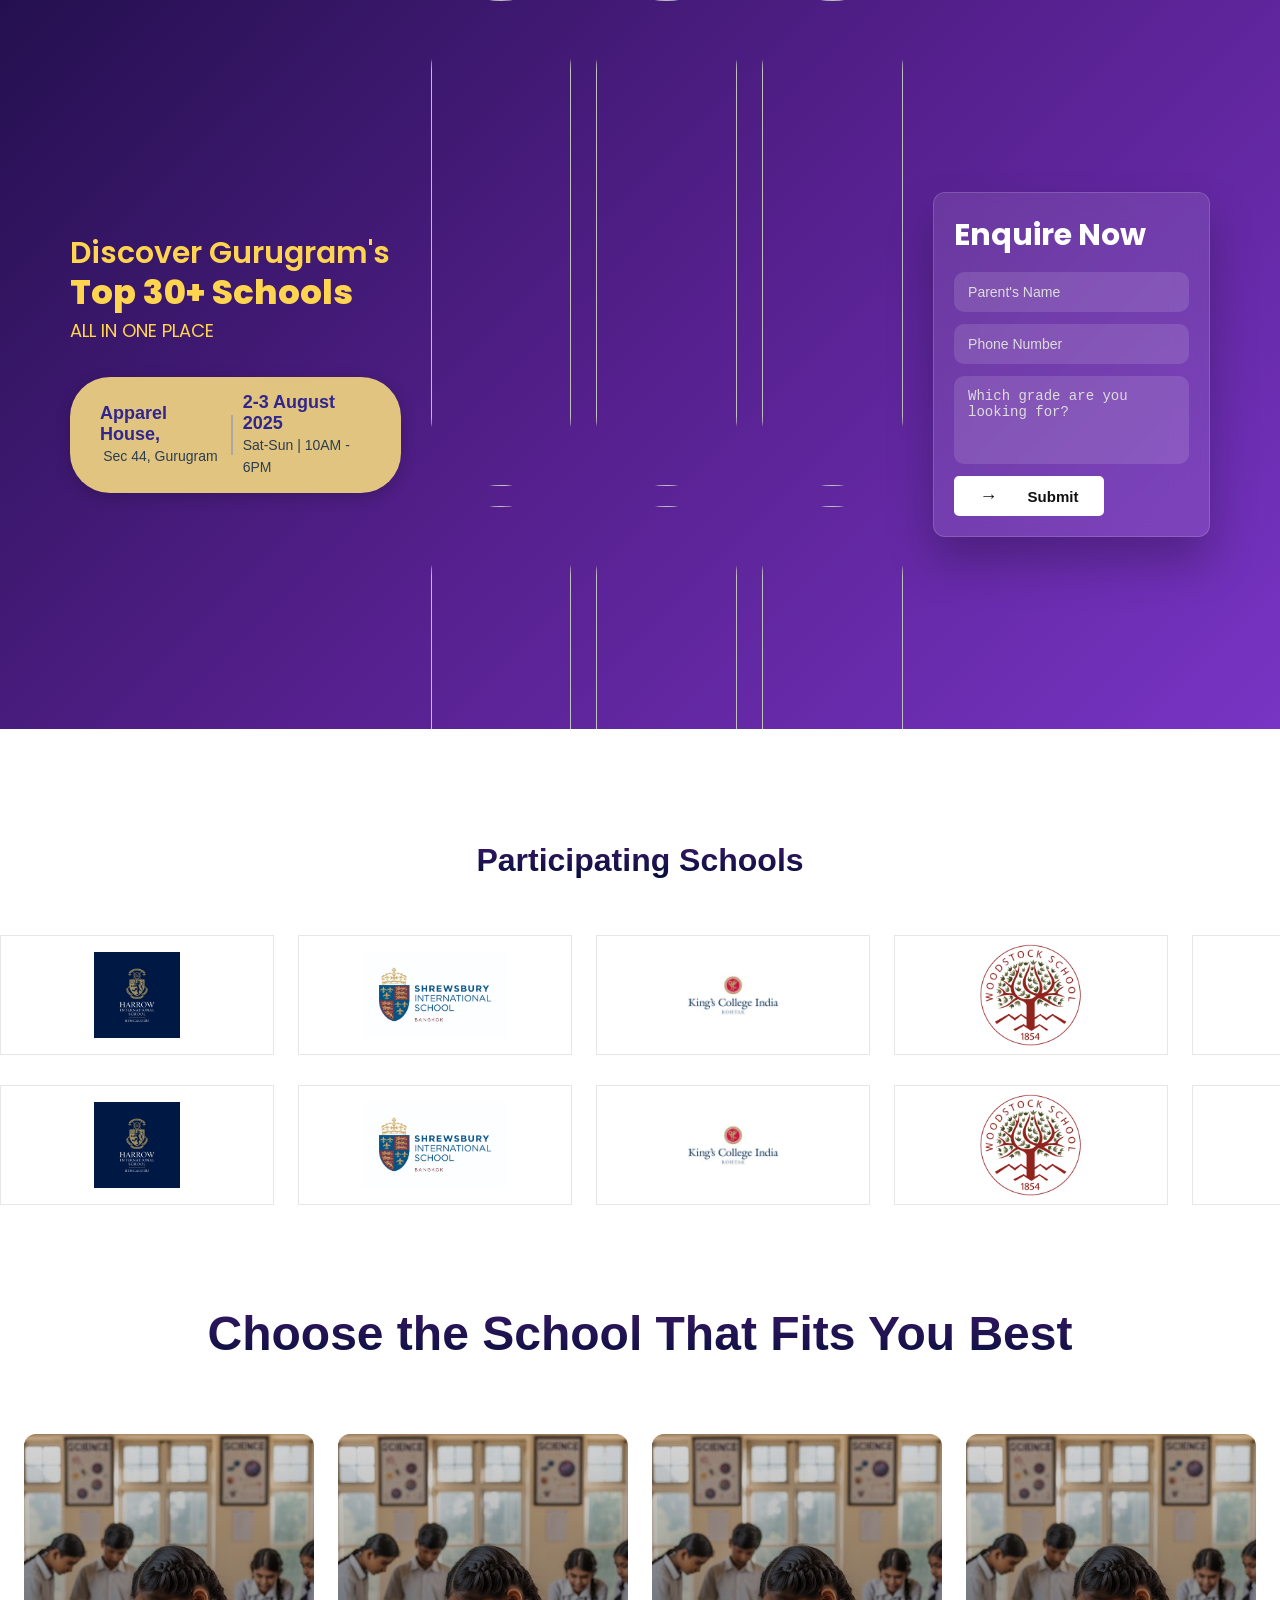
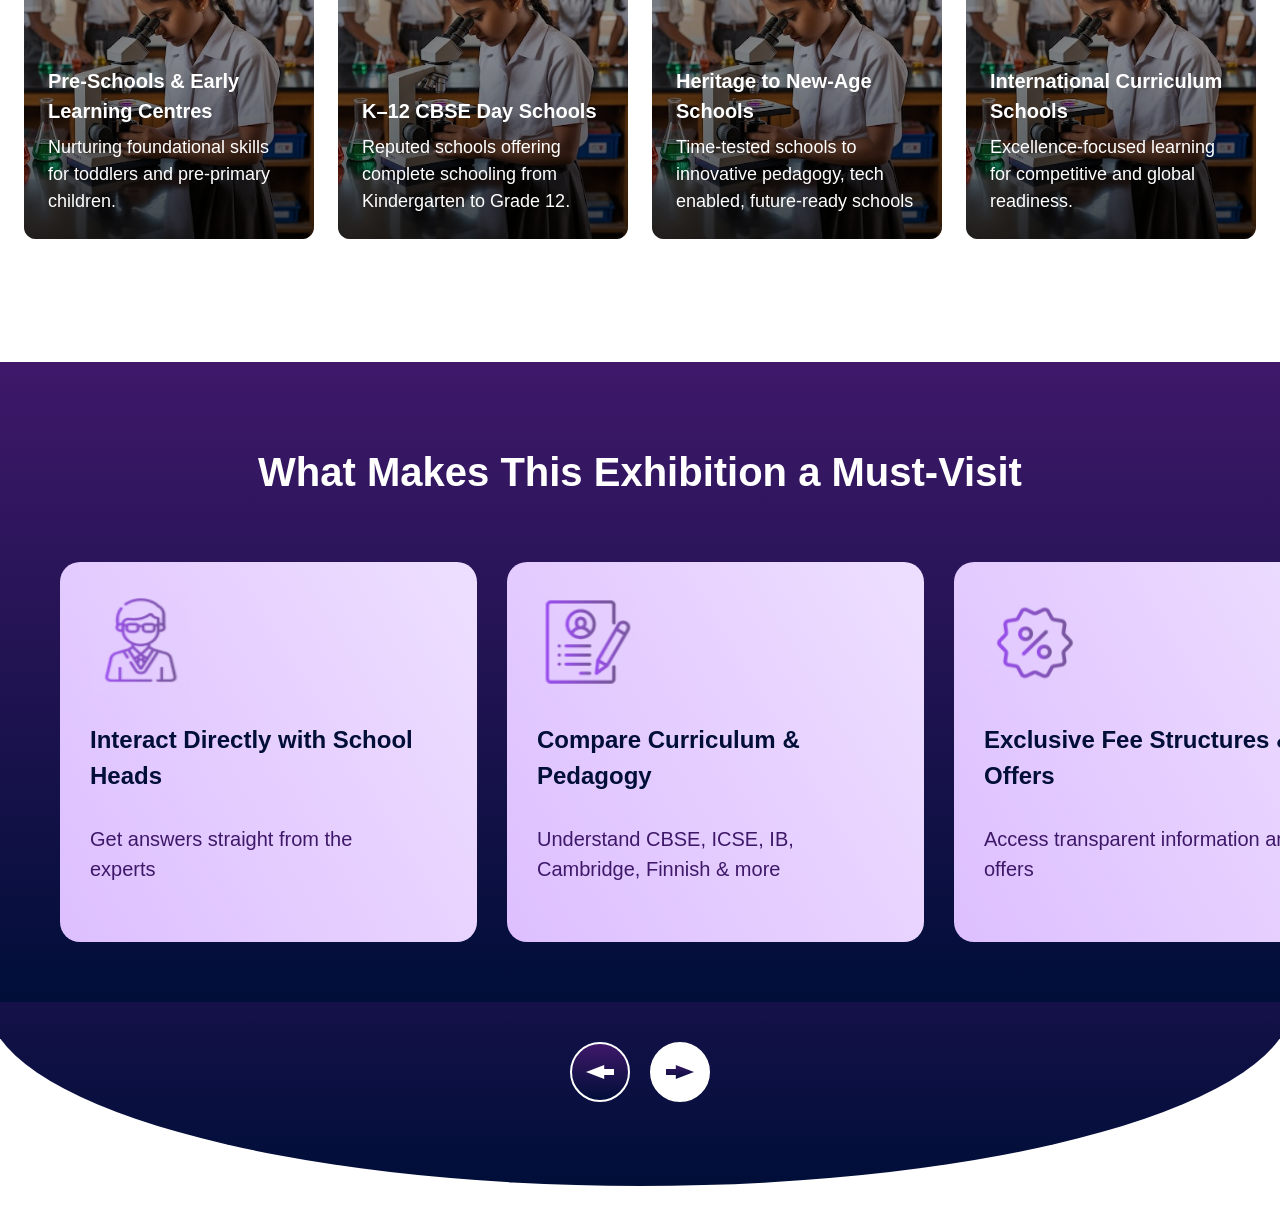
<file: index.html>
<!DOCTYPE html>
<html lang="en">

<head>
  <meta charset="UTF-8" />
  <meta name="viewport" content="width=device-width, initial-scale=1.0" />
  <link rel="stylesheet" href="style.css" />
  <title>Browser</title>
   <!-- <script src="main.js" defer></script> -->
</head>

<body>

    <iframe
      class="hero-banner"
      src="./components/Hero banner/index.html"
      title="Hero Banner"
      style="width:100%; border:0; height:90vh">
    </iframe>

    <iframe
        class="participating-schools"
        src="./components/Participating School Logos/index.html"
        title="Participating Schools"
          style="width:100%; border:0; height:400px">
    </iframe>

    <iframe
        class="choose-school"
        src="./components/Choose the School/index.html"
        title="Choose the School That Fits You Best"
          style="width:100%; border:0; height:740px">
    </iframe>

    <iframe
        class="exhibition-section"
        src="./components/Exhibition Section/index.html"
        title="Choose the School That Fits You Best"
          style="width:100%; border:0; height:850px">
    </iframe> 

    <!-- <div id="schools-root"></div>


</body>

</html>
</file>
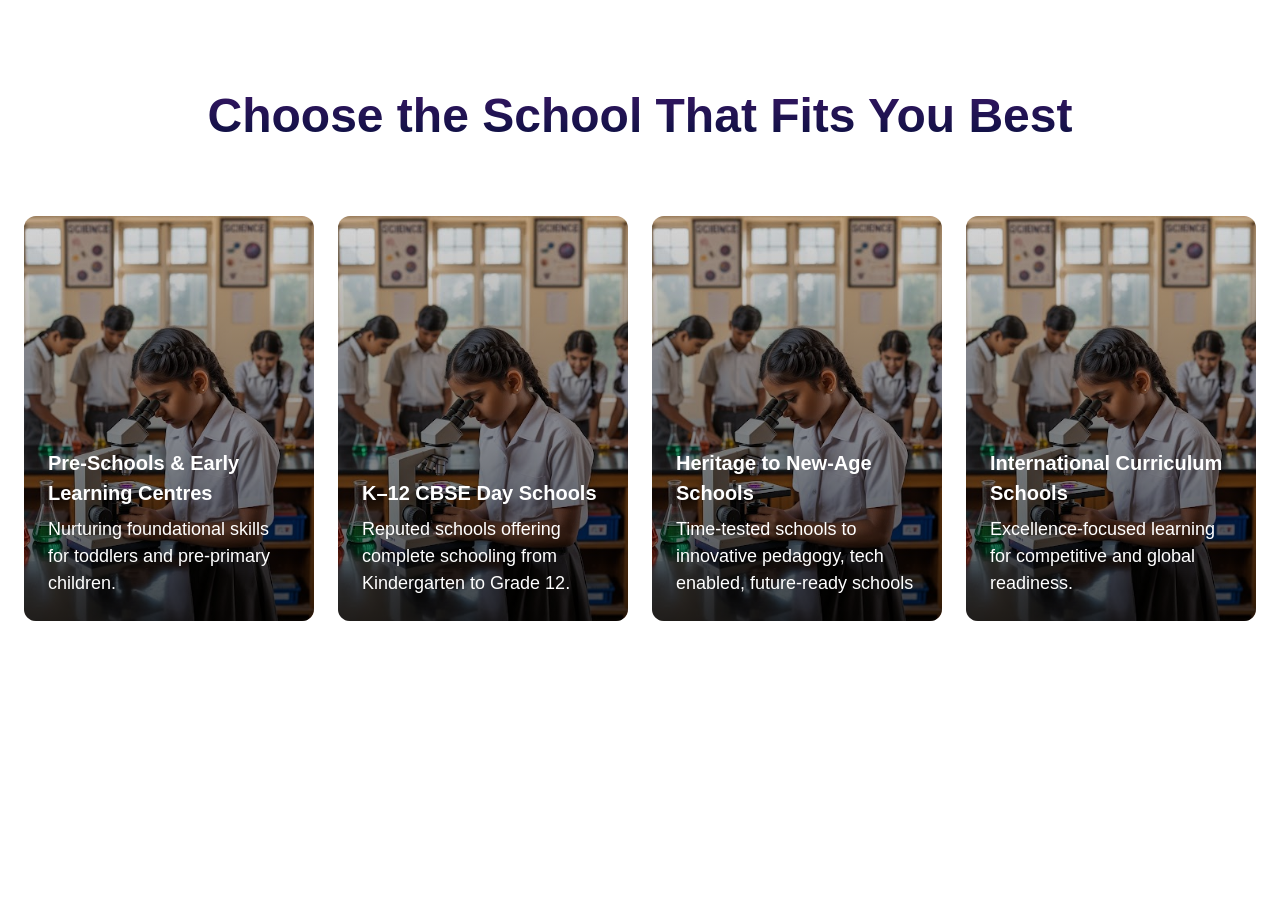
<file: components/Choose the School/index.html>
<header>
    <link rel="stylesheet" href="style.css" />
</header>
<body>

<section class="choose-school">
  <h2 class="choose-school__title">
    Choose the School That Fits You Best
  </h2>

  <div class="choose-school__grid">
    <!-- Card 1 -->
    <div class="school-card card-1">
      <div class="school-card__content">
        <h3>Pre-Schools & Early Learning Centres</h3>
        <p>
          Nurturing foundational skills for toddlers and pre-primary children.
        </p>
      </div>
    </div>

    <!-- Card 2 -->
    <div class="school-card card-2">
      <div class="school-card__content">
        <h3>K–12 CBSE Day Schools</h3>
        <p>
         Reputed schools offering complete schooling from Kindergarten to Grade 12.
        </p>
      </div>
    </div>

    <!-- Card 3 -->
    <div class="school-card card-3">
      <div class="school-card__content">
        <h3>Heritage to New-Age Schools</h3>
        <p>
          Time-tested schools to innovative pedagogy, tech enabled, future-ready schools
        </p>
      </div>
    </div>

    <!-- Card 4 -->
    <div class="school-card card-4">
      <div class="school-card__content">
        <h3>International Curriculum Schools</h3>
        <p>
          Excellence-focused learning for competitive and global readiness.
        </p>
      </div>
    </div>
  </div>
</section>

</body>
</file>
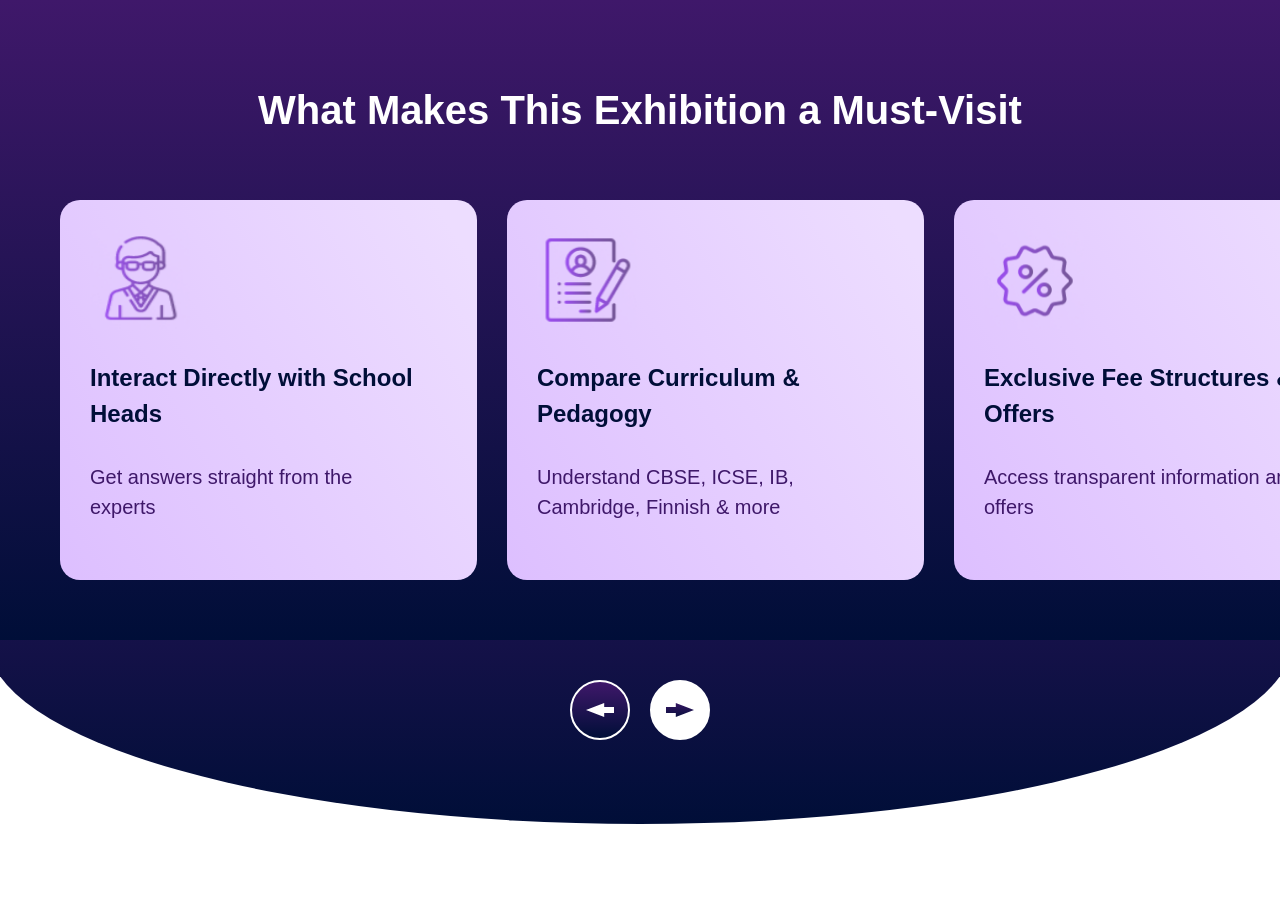
<file: components/Exhibition Section/index.html>
<head>
  <meta charset="UTF-8" />
  <title>Exhibition Section</title>
  <link rel="stylesheet" href="style.css" />
</head>
<body>

<script>
document.addEventListener("DOMContentLoaded", () => {
  const slider = document.querySelector(".cards-slider");
  const leftBtn = document.querySelector(".arrow-btn--left");
  const rightBtn = document.querySelector(".arrow-btn--right");
  const leftABtn = document.querySelector(".arrow--left");
  const rightABtn = document.querySelector(".arrow--right");

  if (!slider || !leftBtn || !rightBtn) return;
  let scrollprev = 0;
  function updateArrowState() {
    // Left arrow active only when scrolled right
    if (scrollprev <= slider.scrollLeft ) {
      rightBtn.classList.add("is-active");
      rightABtn.classList.add("is-active");
      leftBtn.classList.remove("is-active");
      leftABtn.classList.remove("is-active");
    } else {
      rightABtn.classList.remove("is-active");
      rightBtn.classList.remove("is-active");
      leftBtn.classList.add("is-active");
      leftABtn.classList.add("is-active");
    }
    scrollprev = slider.scrollLeft;

  }

  leftBtn.addEventListener("click", () => {
    slider.scrollBy({ left: -450, behavior: "smooth" });
  });

  rightBtn.addEventListener("click", () => {
    slider.scrollBy({ left: 450, behavior: "smooth" });
  });

  slider.addEventListener("scroll", updateArrowState);

  // Initial check
  updateArrowState();
});

</script>



  <section class="parent-section">

    <!-- TOP SECTION -->
    <div class="section-top">

      <h2 class="section-top__title">
        What Makes This Exhibition a Must-Visit
      </h2>

      <!-- SLIDER -->
      <div class="cards-slider">
        <div class="cards-track">

          <div class="info-card">
            <div class="info-card__icon"><img src="../../images/emoji0.jpg"></div>
            <h3 class="info-card__title">Interact Directly with School Heads</h3>
            <p class="info-card__text">Get answers straight from the experts</p>
          </div>

          <div class="info-card">
            <div class="info-card__icon"><img src="../../images/emoji1.jpg"></div>
            <h3 class="info-card__title">Compare Curriculum & Pedagogy</h3>
            <p class="info-card__text">
              Understand CBSE, ICSE, IB, Cambridge, Finnish & more
            </p>
          </div>

          <div class="info-card">
            <div class="info-card__icon"><img src="../../images/emoji2.jpg"></div>
            <h3 class="info-card__title">Exclusive Fee Structures & Offers</h3>
            <p class="info-card__text">
              Access transparent information and offers
            </p>
          </div>

          <div class="info-card">
            <div class="info-card__icon"><img src="../../images/emoji3.jpg"></div>
            <h3 class="info-card__title">Explore School Offerings</h3>
            <p class="info-card__text">
              Infrastructure, teaching style and culture
            </p>
          </div>

          <div class="info-card">
            <div class="info-card__icon"><img src="../../images/emoji4.jpg"></div>
            <h3 class="info-card__title">On-the-Spot Admissions</h3>
            <p class="info-card__text">
              Instant applications and expert counselling
            </p>
          </div>

        </div>
      </div>
    </div>

    <!-- BOTTOM CURVE -->
    <div class="section-bottom">
      <div class="bottom-arrows">

        <button class="arrow-btn arrow-btn--left">
          <span class="arrow arrow--left"></span>
        </button>

        <button class="arrow-btn arrow-btn--right">
          <span class="arrow arrow--right"></span>
        </button>

      </div>
    </div>


  </section>

</body>
</file>
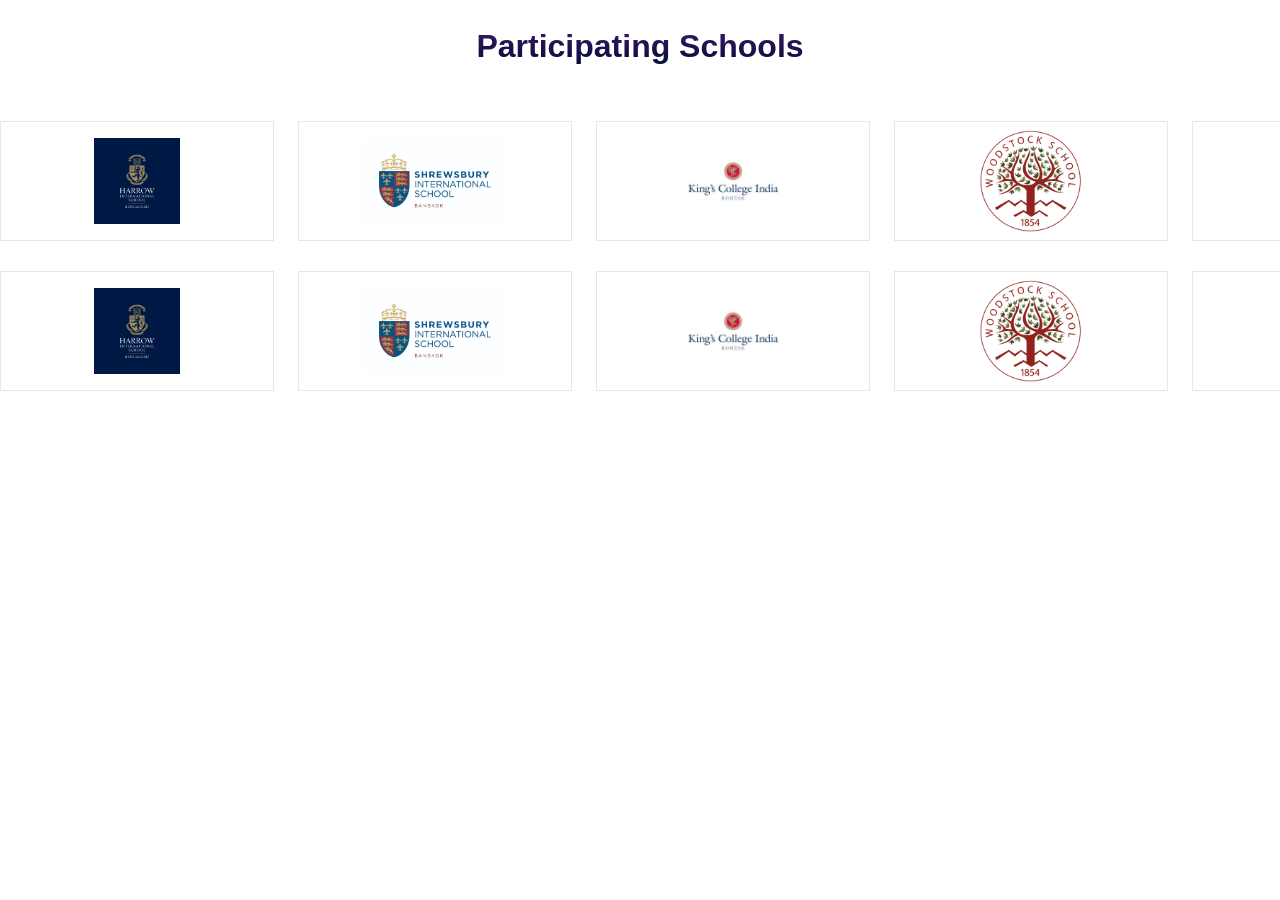
<file: components/Participating School Logos/index.html>
<!-- 
Online HTML, CSS and JavaScript editor to run code online.
-->
<head>
<link rel="stylesheet" href="style.css" />
</head>
<body>
    <section class="schools"  id="participating-schools">
        <h2 class="schools__title">Participating Schools</h2>
        <div class="logo-slider" tabindex="0">
        <div class="logo-slider__track">
                <!-- set 1 -->
            <div class="logo-card logo-card--1"><img src="../../images/pss17.jpg"></div>
            <div class="logo-card logo-card--2"><img src="../../images/pss11.jpg"></div>
            <div class="logo-card logo-card--3"><img src="../../images/pss12.jpg"></div>
            <div class="logo-card logo-card--4"><img src="../../images/pss13.png"></div>
            <div class="logo-card logo-card--5"><img src="../../images/pss14.png"></div>
            <div class="logo-card logo-card--6"><img src="../../images/pss15.png"></div>
            <div class="logo-card logo-card--7"><img src="../../images/pss16.jpg"></div>

            <div class="logo-card logo-card--1"><img src="../../images/pss17.jpg"></div>
            <div class="logo-card logo-card--2"><img src="../../images/pss11.jpg"></div>
            <div class="logo-card logo-card--3"><img src="../../images/pss12.jpg"></div>
            <div class="logo-card logo-card--4"><img src="../../images/pss13.png"></div>
            <div class="logo-card logo-card--5"><img src="../../images/pss14.png"></div>
            <div class="logo-card logo-card--6"><img src="../../images/pss15.png"></div>
            <div class="logo-card logo-card--7"><img src="../../images/pss16.jpg"></div>
            </div>
        </div>

            <div class="logo-slider logo-slider--reverse" tabindex="0">
        <div class="logo-slider__track">

            <!-- set 1 -->
            <div class="logo-card logo-card--1"><img src="../../images/pss17.jpg"></div>
            <div class="logo-card logo-card--2"><img src="../../images/pss11.jpg"></div>
            <div class="logo-card logo-card--3"><img src="../../images/pss12.jpg"></div>
            <div class="logo-card logo-card--4"><img src="../../images/pss13.png"></div>
            <div class="logo-card logo-card--5"><img src="../../images/pss14.png"></div>
            <div class="logo-card logo-card--6"><img src="../../images/pss15.png"></div>
            <div class="logo-card logo-card--7"><img src="../../images/pss16.jpg"></div>

                <!-- set 2 (duplicate ONLY for slider 2) -->
            <div class="logo-card logo-card--1"><img src="../../images/pss17.jpg"></div>
            <div class="logo-card logo-card--2"><img src="../../images/pss11.jpg"></div>
            <div class="logo-card logo-card--3"><img src="../../images/pss12.jpg"></div>
            <div class="logo-card logo-card--4"><img src="../../images/pss13.png"></div>
            <div class="logo-card logo-card--5"><img src="../../images/pss14.png"></div>
            <div class="logo-card logo-card--6"><img src="../../images/pss15.png"></div>
            <div class="logo-card logo-card--7"><img src="../../images/pss16.jpg"></div>
            </div>
        </div>
    </section>
</body>
</file>
<file: style.css>
/* ================= RESET ================= */
*,
*::before,
*::after {
    box-sizing: border-box;
}

body {
    margin: 0;
    font-family: 'Archivo', sans-serif;
}

/* ================= PARTICIPATING SCHOOLS SECTION ================= */
.schools {
    display: flex;
    flex-direction: column;
    align-items: center;
    row-gap: 30px;
    /* heading → slider1 → slider2 */
    width: 100%;
}

/* ================= HEADING ================= */
.schools__title {
    font-size: 32px;
    font-weight: 700;
    line-height: 120%;
    text-align: center;

    background: linear-gradient(360deg, #000E38 0%, #3F186A 100%);
    -webkit-background-clip: text;
    -webkit-text-fill-color: transparent;
}

/* ================= SLIDER CONTAINER ================= */
.logo-slider {
    width: 100%;
    overflow: hidden;
    position: relative;
}

/* ================= SLIDER TRACK ================= */
.logo-slider__track {
    display: flex;
    gap: 24px;
    width: max-content;
    animation: scroll-left 18s linear infinite;
}

/* Pause on hover or keyboard focus */
.logo-slider:hover .logo-slider__track,
.logo-slider:focus-within .logo-slider__track {
    animation-play-state: paused;
}

/* ================= REVERSE SLIDER ================= */
.logo-slider--reverse .logo-slider__track {
    animation: scroll-right 18s linear infinite;
}

/* ================= LOGO CARD ================= */
.logo-card {
    width: 274px;
    height: 120px;
    background: #ffffff;
    border: 1px solid #e8e7e7;
    display: flex;
    align-items: center;
    justify-content: center;
    flex-shrink: 0;
}

/* Base image */
.logo-card img {
    object-fit: contain;
}

/* Size modifiers */
/* 1 */
.logo-card--1 img {
    width: 120px;
    height: 86px;
}

/* 2 */
.logo-card--2 img {
    width: 201px;
    height: 86px;
}

/* 3 */
.logo-card--3 img {
    width: 92px;
    height: 92.31px;
}

/* 4 */
.logo-card--4 img {
    width: 112px;
    height: 112px;
}

/* 5 */
.logo-card--5 img {
    width: 92px;
    height: 92.31px;
}

/* 6 */
.logo-card--6 img {
    width: 110px;
    height: 99.82px;
}

/* 7 */
.logo-card--7 img {
    width: 110px;
    height: 110px;
}


/* ================= ANIMATIONS ================= */
@keyframes scroll-left {
    from {
        transform: translateX(0);
    }

    to {
        transform: translateX(-50%);
    }
}

@keyframes scroll-right {
    from {
        transform: translateX(-50%);
    }

    to {
        transform: translateX(0);
    }
}


@media (max-width: 992px) {

    .choose-school{
        height: 420px !important;
    }
}

@media (max-width: 768px) {
    .schools {
        row-gap: 20px;
    }

    .schools__title {
        font-size: 24px;
    }

    .logo-slider__track {
        animation-duration: 22s;
    }

    .logo-card {
        width: 255px;
        height: 112px;
    }

    /* 1 */
    .logo-card--1 img {
        width: 112px;
        height: 80px;
    }

    /* 2 */
    .logo-card--2 img {
        width: 188px;
        height: 80px;
    }

    /* 3 */
    .logo-card--3 img {
        width: 88px;
        height: 88px;
    }

    /* 4 */
    .logo-card--4 img {
        width: 104px;
        height: 104px;
    }

    /* 5 */
    .logo-card--5 img {
        width: 85px;
        height: 86pxpx;
    }

    /* 6 */
    .logo-card--6 img {
        width: 104px;
        height: 96px;
    }

    /* 7 */
    .logo-card--7 img {
        width: 104px;
        height: 104px;
    }

    .hero-banner{
        height: 1130px !important;
    }
    .participating-schools{
        height: 330px !important;
    }
    /* .choose-school{
        height: 420px !important;
    } */
    .exhibition-section{
        height: 650px !important;
    }
}

@media (prefers-reduced-motion: reduce) {
    .logo-slider__track {
        animation: none;
    }
}
@media (min-width: 769px) and (max-width: 1200px) {
    
    .hero-banner{
        max-height: 600px;
    }
}
</file>
<file: components/Choose the School/style.css>
/* ===== RESET ===== */
* {
  margin: 0;
  padding: 0;
  box-sizing: border-box;
}

body {
  font-family: "Open Sans", sans-serif;
}

/* ===== SECTION ===== */
.choose-school {
  width: 100%;
  padding: 80px 0;
  text-align: center;
}

/* ===== HEADING ===== */
.choose-school__title {
  font-family: "Museo Sans", sans-serif;
  font-weight: 600;
  font-size: 48px;
  line-height: 150%;
  margin-bottom: 64px;

  background: linear-gradient(360deg, #000E38 0%, #3F186A 100%);
  -webkit-background-clip: text;
  -webkit-text-fill-color: transparent;
}

/* ===== GRID ===== */
.choose-school__grid {
  display: grid;
  grid-template-columns: repeat(4, 1fr);
  gap: 24px;
  max-width: 1800px;
  margin: 0 auto;
  padding: 0 24px;
}

/* ===== CARD ===== */
.school-card {
  height: 405px;
  background-size: cover;
  background-position: center;
  background-repeat: no-repeat;
  position: relative;
  border-radius: 12px;
  overflow: hidden;
  transition: transform 0.4s ease, box-shadow 0.4s ease;
}

/* ===== CARD IMAGES ===== */
.card-1 { background-image: url("../../images/cts11.png"); }
.card-2 { background-image: url("../../images/cts11.png"); }
.card-3 { background-image: url("../../images/cts11.png"); }
.card-4 { background-image: url("../../images/cts11.png"); }

/* ===== DARK OVERLAY ===== */
.school-card::before {
  content: "";
  position: absolute;
  inset: 0;
  background: linear-gradient(
    180deg,
    rgba(0, 0, 0, 0.15),
    rgba(0, 0, 0, 0.65)
  );
}

/* ===== TEXT CONTENT ===== */
.school-card__content {
  position: absolute;
  bottom: 24px;
  left: 24px;
  right: 24px;
  color: #ffffff;
  z-index: 1;
  text-align: left;
}

/* ===== TITLE ===== */
.school-card__content h3 {
  font-family: "Museo Sans", sans-serif;
  font-weight: 600;
  font-size: 20px;
  line-height: 150%;
  margin-bottom: 8px;
}

/* ===== DESCRIPTION ===== */
.school-card__content p {
  font-size: 18px;
  line-height: 150%;
}

/* ===== HOVER EFFECT ===== */
.school-card:hover {
  transform: translateY(-6px);
  box-shadow: 0 16px 40px rgba(0, 0, 0, 0.25);
}

/* ===== RESPONSIVE ===== */
/* @media (max-width: 1200px) {
  .choose-school__grid {
    grid-template-columns: repeat(3, 1fr);
  }

  .choose-school__title {
    font-size: 40px;
  }
} */

@media (max-width: 992px) {

/* allow horizontal scrolling */
.choose-school__grid {
  display: flex;
  gap: 16px;
  overflow-x: auto;
  overflow-y: hidden;         /* prevent vertical scrollbar */
  /* scroll-snap-type: x mandatory; */

  padding: 0 16px 16px 16px;  /* 🔑 top 0, right 16px, bottom 16px, left 16px */
}

/* hide scrollbar (optional) */
.choose-school__grid::-webkit-scrollbar {
  display: none;
}

.choose-school{
  padding: 20px 0;
}
  /* card sizing for swipe */
  .school-card {
    min-width: 280px;
    height: 280px;
    scroll-snap-align: start;
    flex-shrink: 0;
  }
    .choose-school__title {
        font-family: FONTSPRING DEMO - Museo Sans 700;
        font-weight: 600;
        font-style: Regular;
        font-size: 24px;
        line-height: 125%;
        letter-spacing: 0%;
        text-align: center;
        margin-bottom: 20px;
    }

}

@media (max-width: 600px) {
  .choose-school__title {

      font-size: 20px;
      line-height: 125%;
  }
}
</file>
<file: components/Exhibition Section/style.css>
/* RESET */
* {
  margin: 0;
  padding: 0;
  box-sizing: border-box;
}

body {
  font-family: "Open Sans", sans-serif;
}

/* PARENT */
.parent-section {
  width: 100%;
  overflow-x: hidden;
}

/* TOP SECTION */
.section-top {
  background: linear-gradient(360deg, #000E38 0%, #3F186A 100%);
  padding: 80px 0 60px;
  display: flex;
  flex-direction: column;
  align-items: center;
}

/* HEADING */
.section-top__title {
  max-width: 889px;
  padding: 0 16px;
  font-family: "Museo Sans", sans-serif;
  font-weight: 600;
  font-size: 40px;
  line-height: 150%;
  text-align: center;
  color: #ffffff;
}

/* SLIDER */
.cards-slider {
  width: 100%;
  margin-top: 60px;
  overflow-x: auto;
  scroll-behavior: smooth;
}

.cards-slider::-webkit-scrollbar {
  display: none;
}

/* TRACK */
.cards-track {
  display: flex;
  gap: 30px;
  padding: 0 60px;
  width: max-content;
}

/* CARD */
.info-card {
  width: 417px;
  min-height: 380px;
  padding: 30px;
  border-radius: 20px;
  flex-shrink: 0;

  background: linear-gradient(59.05deg, #DDBFFF 0.39%, #EDDDFF 93.5%);
  /* border: 2px solid transparent; */
  border-image: linear-gradient(315.27deg, #755797 2.63%, #070F3D 93.79%);
  border-image-slice: 1;

  display: flex;
  flex-direction: column;
  gap: 30px;
}

/* ICON */
.info-card__icon {
  /* width: 58px;
  height: 80px; */
  /* background: linear-gradient(270deg, #755797 0%, #9B4DF0 100%); */
  border-radius: 8px;
}
.info-card__icon img{
  width: 100px;
  height: 100px;
  border-radius: 6px;
}

/* TITLE */
.info-card__title {
  font-weight: 700;
  font-size: 24px;
  line-height: 150%;
  color: #000E38;
  width: 95%;
  word-wrap: break-word;
}

/* TEXT */
.info-card__text {
  font-weight: 400;
  font-size: 20px;
  line-height: 150%;
  color: #3F186A;
  width: 90%;
  word-wrap: break-word;
}

/* BOTTOM CURVE */
.section-bottom {
  height: 184px;
  background: linear-gradient(0deg, #000E38 0%, #3F186A 304%);
  clip-path: ellipse(51% 100% at 50% 0);
}
/* Bottom section arrows container */
.bottom-arrows {
  height: 100%;
  display: flex;
  justify-content: center;
  align-items: flex-start;
  gap: 20px;
  padding-top: 40px;
}

/* Arrow button base */
.arrow-btn {
  width: 60px;
  height: 60px;
  /* background: #ffffff; */
  border-radius: 50%;
  border: 2.5px solid #ffffff;
  cursor: pointer;

  display: flex;
  justify-content: center;
  align-items: center;
}

/* Arrow shape */
.arrow {
  width: 28px;
  height: 20px;
  background: #ffffff;
}

.arrow.arrow--left {
  clip-path: polygon(
    0 50%,
    65% 15%,
    65% 35%,
    100% 35%,
    100% 65%,
    65% 65%,
    65% 85%
  );
}

.arrow.arrow--right {
  clip-path: polygon(
    100% 50%,
    35% 15%,
    35% 35%,
    0 35%,
    0 65%,
    35% 65%,
    35% 85%
  );
}


/* Hover (optional but nice) */
.arrow-btn:hover {
  transform: scale(1.05);
  transition: 0.2s ease;
}

.arrow-btn {
  background: linear-gradient(360deg, #000E38 0%, #3F186A 100%);
} 

.arrow-btn--right.is-active, .arrow-btn--left.is-active {
  background: #ffffff !important;
}
.arrow--right.is-active, .arrow--left.is-active {
  background: linear-gradient(360deg, #000E38 0%, #3F186A 100%) !important;
}

/* Mobile adjustment */
@media (max-width: 768px) {
  .bottom-arrows {
    padding-top: 30px;
  }

  .arrow-btn {
    width: 50px;
    height: 50px;
  }

  .arrow {
    width: 24px;
    height: 18px;
  }

  .info-card__icon img{
    width: 60px;
    height: 60px;
    border-radius: 6px;
  }
  .info-card {
    width: 350px;
    min-height: 250px;
    padding: 20px;
    gap: 10px;
  }
  .info-card__title {
    font-size: 20px;
    line-height: 125%;
  }
  .info-card__text {
    font-size: 16px;
    line-height: 125%;
  }
}


/* RESPONSIVE */
@media (max-width: 1024px) {
  .section-top__title {
    font-size: 36px;
  }
}

@media (max-width: 768px) {
  .section-top {
    padding: 20px 0;
  }

  .section-top__title {
    font-size: 28px;
  }

  .info-card {
    width: 300px;
  }

  .cards-track {
    padding: 0 20px;
  }
}
</file>
<file: components/Participating School Logos/style.css>
/* ================= RESET ================= */
*,
*::before,
*::after {
    box-sizing: border-box;
}

body {
    margin: 0;
    font-family: 'Archivo', sans-serif;
}

/* ================= PARTICIPATING SCHOOLS SECTION ================= */
.schools {
    display: flex;
    flex-direction: column;
    align-items: center;
    row-gap: 30px;
    /* heading → slider1 → slider2 */
    width: 100%;
}

/* ================= HEADING ================= */
.schools__title {
    font-size: 32px;
    font-weight: 700;
    line-height: 120%;
    text-align: center;

    background: linear-gradient(360deg, #000E38 0%, #3F186A 100%);
    -webkit-background-clip: text;
    -webkit-text-fill-color: transparent;
}

/* ================= SLIDER CONTAINER ================= */
.logo-slider {
    width: 100%;
    overflow: hidden;
    position: relative;
}

/* ================= SLIDER TRACK ================= */
.logo-slider__track {
    display: flex;
    gap: 24px;
    width: max-content;
    animation: scroll-left 18s linear infinite;
}

/* Pause on hover or keyboard focus */
.logo-slider:hover .logo-slider__track,
.logo-slider:focus-within .logo-slider__track {
    animation-play-state: paused;
}

/* ================= REVERSE SLIDER ================= */
.logo-slider--reverse .logo-slider__track {
    animation: scroll-right 18s linear infinite;
}

/* ================= LOGO CARD ================= */
.logo-card {
    width: 274px;
    height: 120px;
    background: #ffffff;
    border: 1px solid #e8e7e7;
    display: flex;
    align-items: center;
    justify-content: center;
    flex-shrink: 0;
}

/* Base image */
.logo-card img {
    object-fit: contain;
}

/* Size modifiers */
/* 1 */
.logo-card--1 img {
    width: 120px;
    height: 86px;
}

/* 2 */
.logo-card--2 img {
    width: 201px;
    height: 86px;
}

/* 3 */
.logo-card--3 img {
    width: 92px;
    height: 92.31px;
}

/* 4 */
.logo-card--4 img {
    width: 112px;
    height: 112px;
}

/* 5 */
.logo-card--5 img {
    width: 92px;
    height: 92.31px;
}

/* 6 */
.logo-card--6 img {
    width: 110px;
    height: 99.82px;
}

/* 7 */
.logo-card--7 img {
    width: 110px;
    height: 110px;
}


/* ================= ANIMATIONS ================= */
@keyframes scroll-left {
    from {
        transform: translateX(0);
    }

    to {
        transform: translateX(-50%);
    }
}

@keyframes scroll-right {
    from {
        transform: translateX(-50%);
    }

    to {
        transform: translateX(0);
    }
}

@media (max-width: 768px) {
    .schools {
        row-gap: 20px;
    }

    .schools__title {
        font-size: 24px;
    }

    .logo-slider__track {
        animation-duration: 22s;
    }

    .logo-card {
        width: 180px;
        height: 100px;
    }

    /* 1 */
    .logo-card--1 img {
        width: 112px;
        height: 80px;
    }

    /* 2 */
    .logo-card--2 img {
        width: 188px;
        height: 80px;
    }

    /* 3 */
    .logo-card--3 img {
        width: 88px;
        height: 88px;
    }

    /* 4 */
    .logo-card--4 img {
        width: 104px;
        height: 104px;
    }

    /* 5 */
    .logo-card--5 img {
        width: 85px;
        height: 86pxpx;
    }

    /* 6 */
    .logo-card--6 img {
        width: 104px;
        height: 96px;
    }

    /* 7 */
    .logo-card--7 img {
        width: 104px;
        height: 104px;
    }


}

@media (prefers-reduced-motion: reduce) {
    .logo-slider__track {
        animation: none;
    }
}
</file>
